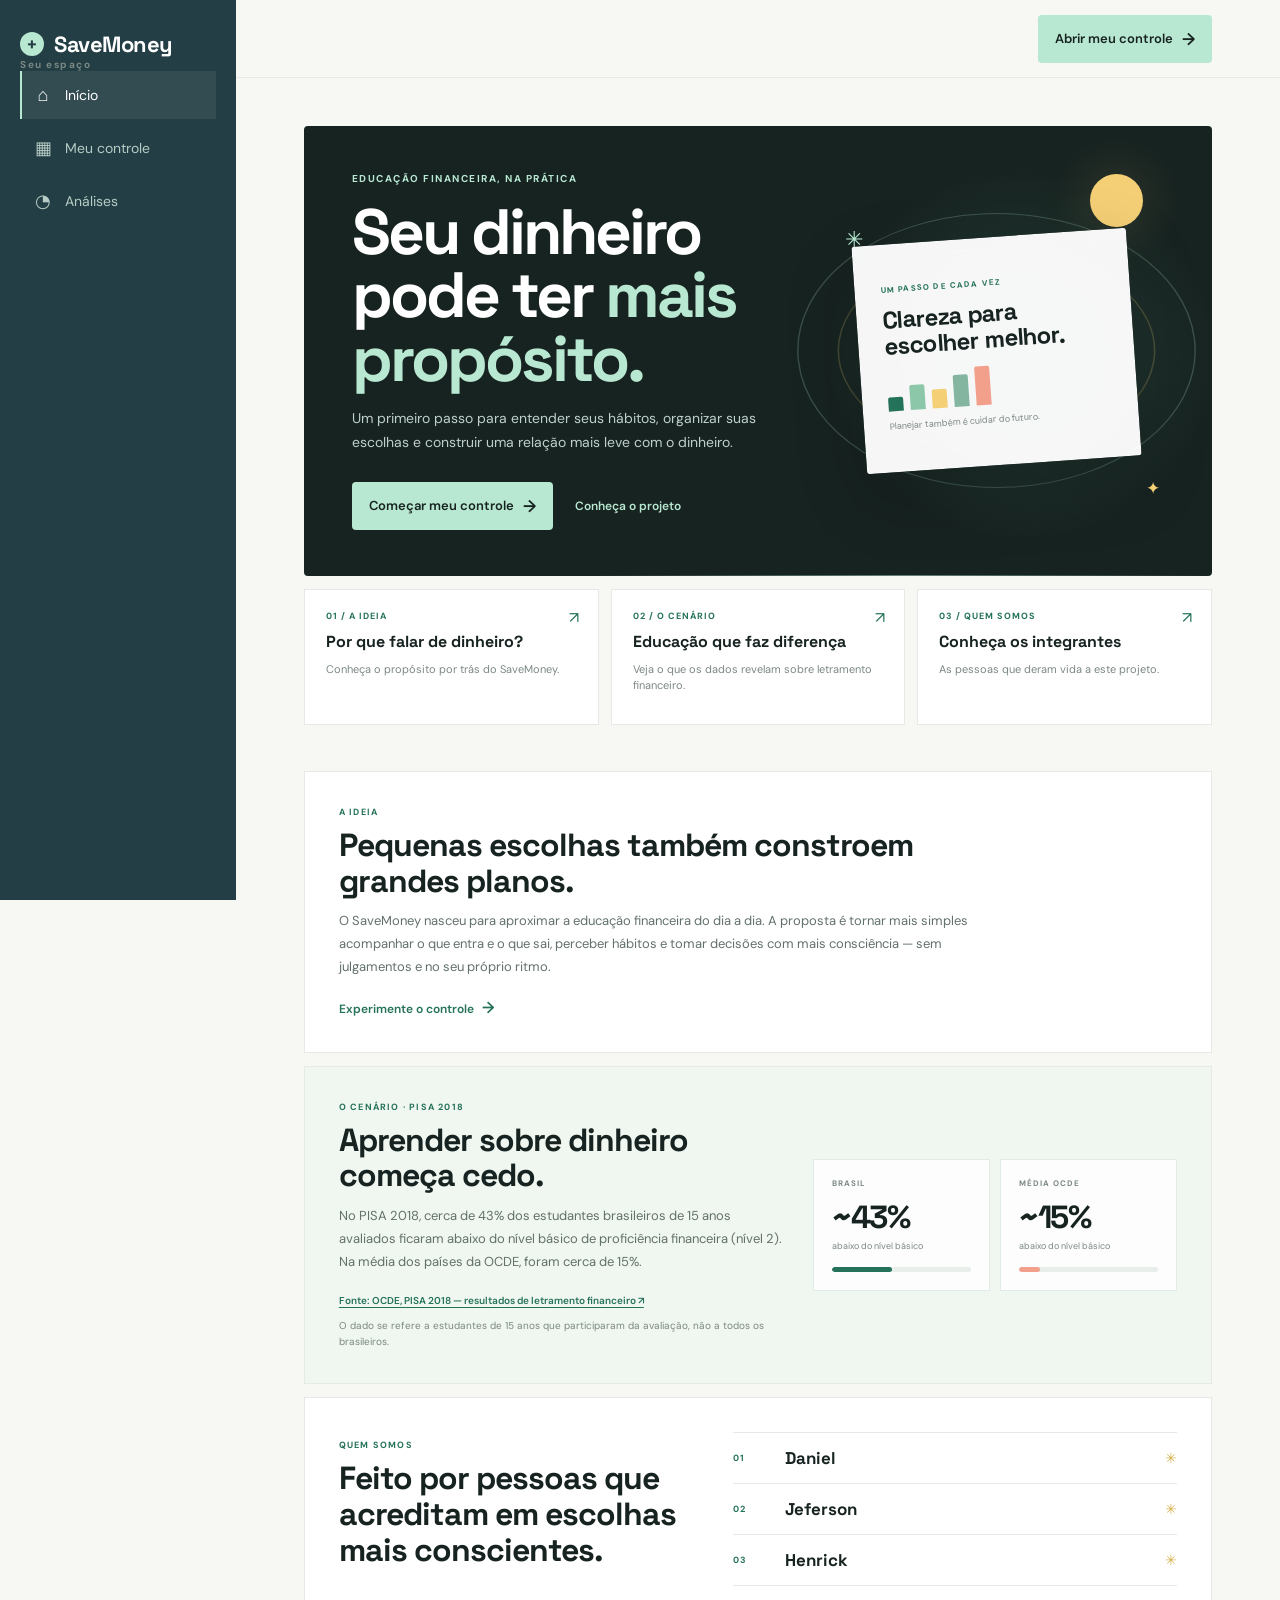
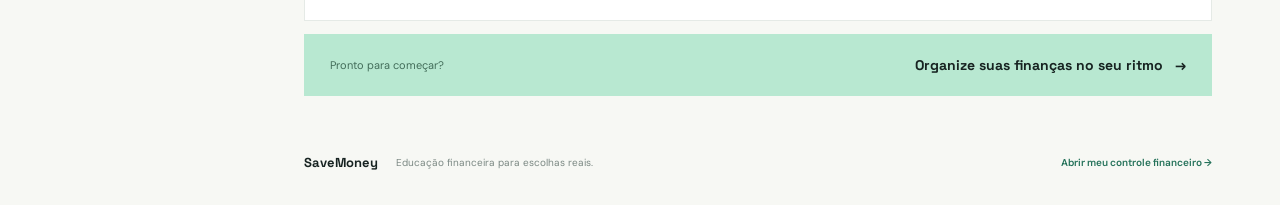
<file: CalculadoraGastos-main/wwwroot/index.html>
<!doctype html>
<html lang="pt-BR">

<head>
  <meta charset="UTF-8">
  <meta name="viewport" content="width=device-width, initial-scale=1.0">
  <meta name="description" content="Conheça o SaveMoney, aprenda sobre educação financeira e organize suas escolhas do dia a dia.">
  <title>SaveMoney | Educação financeira na prática</title>

  <link rel="preconnect" href="https://fonts.googleapis.com">
  <link rel="preconnect" href="https://fonts.gstatic.com" crossorigin>
  <link
    href="https://fonts.googleapis.com/css2?family=DM+Sans:wght@400;500;600;700&family=Space+Grotesk:wght@500;600;700&display=swap"
    rel="stylesheet">
  <link rel="stylesheet" href="styles.css?v=2">
</head>

<body>
  <div class="app-shell">

    <aside class="sidebar">
      <a class="brand" href="index.html" aria-label="SaveMoney - início">
        <span class="brand-mark">+</span>
        <span>SaveMoney</span>
      </a>

      <p class="eyebrow sidebar-label">Seu espaço</p>

      <nav class="main-nav" aria-label="Navegação principal">
        <a class="nav-link active" href="index.html">
          <span class="nav-icon">⌂</span>
          Início
        </a>
        <a class="nav-link" href="controle.html">
          <span class="nav-icon">▦</span>
          Meu controle
        </a>
        <a class="nav-link" href="analises.html">
          <span class="nav-icon">◔</span>
          Análises
        </a>
      </nav>
    </aside>

    <main class="main-content">
      <header class="topbar">
        <a class="mobile-brand" href="index.html">
          <span class="brand-mark">+</span>
          SaveMoney
        </a>
        <a class="primary-button intro-header-cta" href="controle.html">Abrir meu controle <span>→</span></a>
      </header>

      <div class="content-wrap">
        <section class="intro-landing" aria-labelledby="intro-title">

          <div class="intro-hero">
            <div class="intro-hero-copy">
              <p class="eyebrow">EDUCAÇÃO FINANCEIRA, NA PRÁTICA</p>
              <h1 id="intro-title">
                Seu dinheiro pode ter
                <em>mais propósito.</em>
              </h1>
              <p class="intro-lead">
                Um primeiro passo para entender seus hábitos, organizar
                suas escolhas e construir uma relação mais leve com o dinheiro.
              </p>
              <div class="intro-actions">
                <a class="primary-button" href="controle.html">Começar meu controle <span>→</span></a>
                <a class="intro-text-link" href="#sobre">Conheça o projeto</a>
              </div>
            </div>

            <div class="intro-hero-art" aria-label="Ilustração de um orçamento equilibrado">
              <div class="intro-orbit orbit-one"></div>
              <div class="intro-orbit orbit-two"></div>
              <div class="intro-sun"></div>
              <div class="intro-note">
                <span class="intro-note-label">UM PASSO DE CADA VEZ</span>
                <strong>Clareza para<br>escolher melhor.</strong>
                <div class="intro-bars" aria-hidden="true">
                  <span></span><span></span><span></span><span></span><span></span>
                </div>
                <span class="intro-note-caption">Planejar também é cuidar do futuro.</span>
              </div>
              <span class="intro-art-star star-one" aria-hidden="true">✳</span>
              <span class="intro-art-star star-two" aria-hidden="true">✦</span>
            </div>
          </div>

          <nav class="intro-topics" aria-label="Tópicos sobre o projeto">
            <a class="intro-topic" href="#sobre">
              <span class="intro-topic-number">01 / A IDEIA</span>
              <strong>Por que falar de dinheiro?</strong>
              <span class="intro-topic-arrow" aria-hidden="true">↗</span>
              <span class="intro-topic-copy">Conheça o propósito por trás do SaveMoney.</span>
            </a>
            <a class="intro-topic" href="#impacto">
              <span class="intro-topic-number">02 / O CENÁRIO</span>
              <strong>Educação que faz diferença</strong>
              <span class="intro-topic-arrow" aria-hidden="true">↗</span>
              <span class="intro-topic-copy">Veja o que os dados revelam sobre letramento financeiro.</span>
            </a>
            <a class="intro-topic" href="#equipe">
              <span class="intro-topic-number">03 / QUEM SOMOS</span>
              <strong>Conheça os integrantes</strong>
              <span class="intro-topic-arrow" aria-hidden="true">↗</span>
              <span class="intro-topic-copy">As pessoas que deram vida a este projeto.</span>
            </a>
          </nav>

          <div class="intro-details">
            <section class="intro-detail intro-about" id="sobre">
              <p class="eyebrow">A IDEIA</p>
              <h2>Pequenas escolhas também constroem grandes planos.</h2>
              <p>
                O SaveMoney nasceu para aproximar a educação financeira do dia a dia.
                A proposta é tornar mais simples acompanhar o que entra e o que sai,
                perceber hábitos e tomar decisões com mais consciência — sem julgamentos
                e no seu próprio ritmo.
              </p>
              <a class="intro-detail-link" href="controle.html">Experimente o controle <span>→</span></a>
            </section>

            <section class="intro-detail intro-impact" id="impacto">
              <div>
                <p class="eyebrow">O CENÁRIO · PISA 2018</p>
                <h2>Aprender sobre dinheiro começa cedo.</h2>
                <p>
                  No PISA 2018, cerca de 43% dos estudantes brasileiros de 15 anos
                  avaliados ficaram abaixo do nível básico de proficiência financeira
                  (nível 2). Na média dos países da OCDE, foram cerca de 15%.
                </p>
                <a
                  class="intro-source"
                  href="https://www.oecd.org/en/publications/pisa-2018-results-volume-iv_48ebd1ba-en.html"
                  target="_blank"
                  rel="noopener noreferrer"
                >Fonte: OCDE, PISA 2018 — resultados de letramento financeiro ↗</a>
                <p class="intro-caveat">
                  O dado se refere a estudantes de 15 anos que participaram da avaliação,
                  não a todos os brasileiros.
                </p>
              </div>
              <div class="intro-stat-grid" aria-label="Comparação dos resultados do PISA 2018">
                <div class="intro-stat intro-stat-brazil">
                  <span>BRASIL</span>
                  <strong>~43%</strong>
                  <small>abaixo do nível básico</small>
                  <div class="intro-stat-track"><span style="width: 43%"></span></div>
                </div>
                <div class="intro-stat">
                  <span>MÉDIA OCDE</span>
                  <strong>~15%</strong>
                  <small>abaixo do nível básico</small>
                  <div class="intro-stat-track"><span style="width: 15%"></span></div>
                </div>
              </div>
            </section>

            <section class="intro-detail intro-team" id="equipe">
              <div>
                <p class="eyebrow">QUEM SOMOS</p>
                <h2>Feito por pessoas que acreditam em escolhas mais conscientes.</h2>
              </div>
              <div class="intro-team-list">
                <div class="intro-team-member"><span>01</span><strong>Daniel</strong><span aria-hidden="true">✳</span></div>
                <div class="intro-team-member"><span>02</span><strong>Jeferson</strong><span aria-hidden="true">✳</span></div>
                <div class="intro-team-member"><span>03</span><strong>Henrick</strong><span aria-hidden="true">✳</span></div>
              </div>
            </section>
          </div>

          <a class="intro-dashboard-link" href="controle.html">
            <span>Pronto para começar?</span>
            <strong>Organize suas finanças no seu ritmo <span aria-hidden="true">→</span></strong>
          </a>

        </section>

        <footer class="footer-note">
          <span>SaveMoney</span>
          <span>Educação financeira para escolhas reais.</span>
          <a href="controle.html">Abrir meu controle financeiro →</a>
        </footer>
      </div>
    </main>
  </div>
</body>

</html>
</file>
<file: CalculadoraGastos-main/wwwroot/styles.css>
:root {
  --ink: #172321;
  --muted: #7b8883;
  --line: #e5eae6;
  --paper: #f7f8f4;
  --white: #ffffff;
  --mint: #b8e8d1;
  --mint-dark: #25725a;
  --coral: #f2a08c;
  --yellow: #f4cf76;
  --navy: #233e45;
  --radius: 4px;
}
* { box-sizing: border-box; }
html { scroll-behavior: smooth; }
body { margin: 0; background: var(--paper); color: var(--ink); font-family: 'DM Sans', sans-serif; }
button, input, select { font: inherit; }
button, a { -webkit-tap-highlight-color: transparent; }
.app-shell { display: flex; min-height: 100vh; }
.sidebar { width: 236px; background: var(--navy); color: #dce9e4; padding: 30px 20px 24px; display: flex; flex-direction: column; position: fixed; inset: 0 auto 0 0; z-index: 4; }
.brand { display: flex; align-items: center; gap: 10px; color: #fff; font-family: 'Space Grotesk', sans-serif; font-size: 22px; font-weight: 700; letter-spacing: -.5px; text-decoration: none; }
.brand-mark { display: grid; place-items: center; width: 24px; height: 24px; border-radius: 50%; background: var(--mint); color: var(--navy); font-size: 19px; font-weight: 600; line-height: 1; }
.sidebar-label { color: #89aaa0; margin: 68px 12px 14px; }
.eyebrow { margin: 0; color: var(--muted); font-size: 10px; font-weight: 700; letter-spacing: 1.5px; }
.main-nav { display: grid; gap: 5px; }
.nav-link { display: flex; align-items: center; gap: 13px; padding: 12px; color: #b7ccc5; text-decoration: none; font-size: 14px; border-left: 2px solid transparent; }
.nav-link:hover, .nav-link.active { color: #fff; background: rgba(255,255,255,.07); border-color: var(--mint); }
.nav-icon { width: 18px; text-align: center; font-size: 18px; }
.sidebar-footer { display: flex; align-items: center; justify-content: space-between; margin-top: auto; padding-top: 20px; border-top: 1px solid rgba(255,255,255,.12); }
.mini-profile { display: flex; align-items: center; gap: 9px; }.mini-profile > span, .avatar { display: grid; place-items: center; width: 32px; height: 32px; border-radius: 50%; background: #44746b; color: white; font-size: 11px; font-weight: 700; }.mini-profile strong, .mini-profile small { display: block; }.mini-profile strong { color: #fff; font-size: 12px; }.mini-profile small { margin-top: 2px; color: #91aaa3; font-size: 10px; }.icon-button { border: 0; color: #a3beb6; background: transparent; cursor: pointer; font-size: 15px; }
.main-content { width: calc(100% - 236px); margin-left: 236px; }.topbar { display: flex; align-items: center; justify-content: flex-end; gap: 24px; min-height: 78px; padding: 0 6.5%; border-bottom: 1px solid var(--line); background: rgba(247,248,244,.88); }.mobile-brand { display: none; }.period-selector { display: flex; align-items: center; gap: 8px; color: var(--muted); font-size: 12px; }.period-selector strong { color: var(--ink); font-weight: 600; }.status-dot { width: 7px; height: 7px; border-radius: 50%; background: var(--mint-dark); }.chevron { color: var(--ink); margin-left: 3px; font-size: 16px; }.avatar { width: 36px; height: 36px; background: var(--ink); }
.content-wrap { max-width: 1335px; margin: 0 auto; padding: 48px 6.5% 34px; }.welcome-row, .panel-header, .card-heading, .balance-foot { display: flex; justify-content: space-between; align-items: flex-start; }.welcome-row { align-items: end; margin-bottom: 38px; }h1, h2, p { margin-top: 0; }h1 { margin: 10px 0 0; font-family: 'Space Grotesk', sans-serif; font-size: clamp(35px, 4vw, 56px); letter-spacing: -2px; line-height: .99; }.welcome-row h1 em { color: var(--mint-dark); font-style: normal; }.primary-button { border: 0; border-radius: var(--radius); background: var(--ink); color: #fff; padding: 13px 17px; cursor: pointer; font-size: 13px; font-weight: 600; transition: transform .2s, background .2s; }.primary-button:hover { background: var(--mint-dark); transform: translateY(-2px); }.primary-button span { margin-right: 7px; font-size: 17px; vertical-align: -1px; }
.summary-grid { display: grid; grid-template-columns: 1.55fr 1fr 1fr; gap: 13px; margin-bottom: 27px; }.summary-card { min-height: 158px; padding: 22px 24px; border-radius: var(--radius); }.balance-card { color: #fff; background: var(--ink); background-image: linear-gradient(125deg, transparent 54%, rgba(184,232,209,.12) 54%, transparent 78%); }.card-heading { color: var(--muted); font-size: 12px; }.balance-card .card-heading { color: #9bb2aa; }.card-kicker { color: var(--mint); font-size: 9px; letter-spacing: 1px; font-weight: 700; }.summary-card strong { display: block; margin: 23px 0 18px; font-family: 'Space Grotesk', sans-serif; font-size: 30px; letter-spacing: -1px; }.balance-value { color: #fff; }.balance-foot { align-items: center; color: #94aaa3; font-size: 11px; }.trend-pill { padding: 4px 8px; border-radius: 20px; color: var(--mint); background: rgba(184,232,209,.12); font-size: 10px; }.light-card { border: 1px solid var(--line); background: var(--white); }.light-card strong { margin-bottom: 10px; }.light-card small { color: var(--muted); font-size: 11px; }.positive { color: var(--mint-dark); }.negative { color: var(--coral); }.summary-icon { display: grid; place-items: center; width: 26px; height: 26px; border-radius: 50%; font-size: 16px; }.income { color: var(--mint-dark); background: #e1f5e9; }.expense { color: #c86f5c; background: #fce6df; }
.dashboard-grid { display: grid; grid-template-columns: 1.35fr 1fr; gap: 13px; }.panel { min-height: 355px; padding: 27px 26px; border: 1px solid var(--line); border-radius: var(--radius); background: var(--white); }.panel-header { align-items: end; margin-bottom: 22px; }.panel h2, .add-section h2 { margin: 6px 0 0; font-family: 'Space Grotesk', sans-serif; font-size: 21px; letter-spacing: -.5px; }.text-button, .outline-button, .footer-note button { padding: 0; border: 0; color: var(--mint-dark); background: transparent; cursor: pointer; font-size: 12px; font-weight: 600; }.text-button span, .outline-button span { margin-left: 5px; font-size: 16px; }.transaction-list { display: grid; }.transaction { display: grid; grid-template-columns: 36px minmax(0, 1fr) auto auto; align-items: center; gap: 11px; padding: 13px 0; border-bottom: 1px solid #edf0ed; }.transaction:first-child { padding-top: 0; }.transaction-icon { display: grid; place-items: center; width: 35px; height: 35px; border-radius: 50%; font-size: 16px; }.transaction-icon.income { background: #e6f6eb; }.transaction-icon.expense { background: #fff0ea; }.transaction-name { font-size: 13px; font-weight: 600; }.transaction-meta { margin-top: 3px; color: var(--muted); font-size: 10px; }.transaction-amount { font-size: 13px; font-weight: 700; }.transaction-amount.income { color: var(--mint-dark); }.transaction-amount.expense { color: var(--ink); }.delete-entry { display: inline-flex; min-height: 30px; align-items: center; justify-content: center; gap: 4px; padding: 0 8px; border: 1px solid #f1c9be; border-radius: 3px; color: #a7513d; background: #fff3ef; cursor: pointer; font-size: 10px; font-weight: 700; white-space: nowrap; }.delete-entry > span:first-child { font-size: 16px; line-height: 1; }.delete-entry:hover { border-color: #d9917c; color: #fff; background: #bd624d; }.delete-entry:focus-visible { outline: 3px solid #bd624d; outline-offset: 2px; }.period-label { color: var(--muted); font-size: 11px; }.category-chart { display: grid; gap: 16px; }.category-row { display: grid; grid-template-columns: 86px 1fr 61px; align-items: center; gap: 10px; font-size: 11px; }.category-row > span:first-child { color: var(--muted); }.category-row strong { text-align: right; font-size: 11px; }.bar-track { height: 7px; overflow: hidden; border-radius: 20px; background: #edf1ee; }.bar-fill { height: 100%; border-radius: inherit; background: var(--coral); transition: width .5s ease; }.category-row:nth-child(2) .bar-fill { background: var(--yellow); }.category-row:nth-child(3) .bar-fill { background: var(--mint); }.category-row:nth-child(4) .bar-fill { background: #9bb8d1; }.chart-caption { display: flex; gap: 7px; align-items: center; margin-top: 28px; color: var(--muted); font-size: 10px; }.chart-caption strong { margin-left: auto; color: var(--ink); font-size: 11px; }.legend-dot { width: 7px; height: 7px; border-radius: 50%; background: var(--coral); }
.insight-section { display: grid; grid-template-columns: 1fr 1fr; min-height: 216px; margin-top: 27px; overflow: hidden; border-radius: var(--radius); background: #dff1e5; }.insight-copy { padding: 30px 35px; }.insight-copy h2 { max-width: 400px; margin: 9px 0 8px; font-family: 'Space Grotesk', sans-serif; font-size: 25px; letter-spacing: -.7px; }.insight-copy p:not(.eyebrow) { max-width: 480px; margin-bottom: 18px; color: #57736b; font-size: 13px; line-height: 1.5; }.outline-button { padding: 8px 0; }.insight-graphic { position: relative; min-height: 216px; overflow: hidden; background: #b8e8d1; }.sun { position: absolute; right: 18%; top: 25px; width: 68px; height: 68px; border-radius: 50%; background: var(--yellow); }.graphic-line { position: absolute; height: 2px; transform: rotate(-20deg); background: #fff; opacity: .72; }.line-one { top: 126px; left: 8%; width: 73%; }.line-two { top: 154px; left: -5%; width: 94%; transform: rotate(13deg); }.graphic-dot { position: absolute; width: 13px; height: 13px; border: 3px solid #fff; border-radius: 50%; background: var(--mint-dark); }.dot-one { top: 113px; left: 25%; }.dot-two { top: 129px; left: 56%; background: var(--coral); }.dot-three { top: 80px; left: 76%; background: var(--navy); }
.add-section { display: grid; grid-template-columns: 1fr; gap: 22px; margin-top: 27px; padding: 28px 30px; border: 1px solid var(--line); background: var(--white); }.form-intro p:not(.eyebrow) { max-width: 245px; margin: 10px 0 0; color: var(--muted); font-size: 12px; line-height: 1.5; }.entry-form { display: grid; grid-template-columns: 1.25fr .95fr .8fr .75fr 1fr auto; align-items: end; gap: 12px; }.entry-form label { color: var(--muted); font-size: 10px; font-weight: 600; }.entry-form input, .entry-form select { width: 100%; height: 39px; margin-top: 7px; padding: 0 10px; border: 1px solid var(--line); border-radius: 2px; outline: 0; color: var(--ink); background: var(--paper); font-size: 12px; }.entry-form input:focus, .entry-form select:focus { border-color: var(--mint-dark); }.form-submit { height: 39px; white-space: nowrap; padding: 0 14px; }.footer-note { display: flex; align-items: center; gap: 18px; margin-top: 27px; color: var(--muted); font-size: 10px; }.footer-note span:first-child { color: var(--ink); font-family: 'Space Grotesk', sans-serif; font-size: 13px; font-weight: 700; }.footer-note button { margin-left: auto; font-size: 10px; }.empty-state { display: grid; place-items: center; padding: 38px 0; color: var(--muted); text-align: center; }.empty-state span { font-size: 26px; }.empty-state strong { margin-top: 7px; color: var(--ink); font-size: 13px; }.empty-state p { margin: 5px 0 0; font-size: 11px; }.toast { position: fixed; right: 24px; bottom: 24px; z-index: 8; padding: 12px 17px; border-radius: 3px; color: white; background: var(--ink); opacity: 0; pointer-events: none; transform: translateY(8px); transition: .25s; font-size: 12px; }.toast.show { opacity: 1; transform: translateY(0); }
@media (max-width: 1050px) { .sidebar { width: 195px; }.main-content { width: calc(100% - 195px); margin-left: 195px; }.content-wrap { padding-left: 4%; padding-right: 4%; }.entry-form { grid-template-columns: 1fr 1fr 1fr; }.form-submit { grid-column: span 3; } }
@media (max-width: 760px) { .sidebar { display: none; }.main-content { width: 100%; margin-left: 0; }.topbar { justify-content: space-between; min-height: 66px; padding: 0 20px; }.mobile-brand { display: flex; align-items: center; gap: 8px; color: var(--ink); font-family: 'Space Grotesk', sans-serif; font-size: 18px; font-weight: 700; }.mobile-brand .brand-mark { width: 21px; height: 21px; font-size: 16px; }.period-selector > span:not(.status-dot):not(.chevron), .period-selector > strong { display: none; }.content-wrap { padding: 32px 20px 24px; }.welcome-row { display: block; margin-bottom: 28px; }.welcome-row h1 { font-size: 43px; }.welcome-row .primary-button { margin-top: 22px; }.summary-grid { grid-template-columns: 1fr 1fr; }.balance-card { grid-column: span 2; }.summary-card { min-height: 140px; padding: 18px; }.summary-card strong { font-size: 25px; }.dashboard-grid, .insight-section, .add-section { grid-template-columns: 1fr; }.panel { padding: 22px 18px; }.category-panel { min-height: 315px; }.insight-copy { padding: 26px 22px 18px; }.insight-graphic { min-height: 140px; }.add-section { gap: 24px; padding: 24px 18px; }.entry-form { grid-template-columns: repeat(3, minmax(0, 1fr)); }.form-submit { grid-column: span 3; }.footer-note { flex-wrap: wrap; gap: 7px 15px; }.footer-note button, .footer-note a { width: 100%; margin: 7px 0 0; text-align: left; } }
@media (max-width: 430px) { .summary-grid { gap: 8px; }.light-card { padding: 15px; }.light-card strong { font-size: 20px; }.category-row { grid-template-columns: 75px 1fr 53px; gap: 7px; }.transaction { grid-template-columns: 34px 1fr auto 17px; gap: 8px; }.transaction-amount { font-size: 11px; }.entry-form { grid-template-columns: 1fr; }.form-submit { grid-column: auto; } }

.intro-landing { margin-bottom: 58px; }
.intro-hero { position: relative; display: grid; grid-template-columns: 1.05fr .95fr; min-height: 390px; overflow: hidden; border-radius: var(--radius); color: #fff; background: var(--ink); }
.intro-hero::after { position: absolute; right: 0; bottom: 0; width: 68%; height: 1px; content: ""; background: linear-gradient(90deg, transparent, rgba(184,232,209,.48), transparent); }
.intro-hero-copy { z-index: 1; align-self: center; padding: 46px 0 46px 48px; }
.intro-hero-copy .eyebrow { color: var(--mint); font-size: 10px; letter-spacing: 1.5px; }
.intro-hero h1 { max-width: 570px; margin: 16px 0; font-size: clamp(42px, 5vw, 66px); letter-spacing: -3px; line-height: .99; }
.intro-hero h1 em { color: var(--mint); font-style: normal; }
.intro-lead { max-width: 455px; margin: 0; color: #bfd0ca; font-size: 14px; line-height: 1.7; }
.intro-actions { display: flex; align-items: center; gap: 22px; margin-top: 27px; }
.intro-actions .primary-button { display: inline-flex; align-items: center; padding: 13px 17px; color: var(--ink); background: var(--mint); text-decoration: none; }
.intro-actions .primary-button:hover { color: #fff; background: var(--mint-dark); }
.intro-actions .primary-button span { margin: 0 0 0 9px; }
.intro-header-cta { display: inline-flex; align-items: center; color: var(--ink); background: var(--mint); text-decoration: none; }
.intro-header-cta:hover { color: #fff; background: var(--mint-dark); }
.intro-header-cta span { margin: 0 0 0 9px; }
.footer-note a { margin-left: auto; color: var(--mint-dark); font-size: 10px; font-weight: 600; text-decoration: none; }
.footer-note a:hover { text-decoration: underline; text-underline-offset: 3px; }
.intro-text-link, .intro-detail-link { color: var(--mint); font-size: 12px; font-weight: 600; text-decoration: none; }
.intro-text-link:hover, .intro-detail-link:hover { text-decoration: underline; text-underline-offset: 4px; }
.intro-hero-art { position: relative; display: grid; min-height: 345px; place-items: center; overflow: hidden; background: radial-gradient(ellipse at 56% 51%, rgba(72,125,104,.34), transparent 57%); }
.intro-orbit { position: absolute; width: 275px; height: 275px; border: 1px solid rgba(184,232,209,.22); border-radius: 50%; }
.orbit-one { transform: scaleX(1.45) rotate(-26deg); }
.orbit-two { width: 205px; height: 205px; transform: scaleX(1.55) rotate(28deg); border-color: rgba(244,207,118,.2); }
.intro-sun { position: absolute; top: 48px; right: 16%; width: 53px; height: 53px; border-radius: 50%; background: var(--yellow); box-shadow: 0 0 52px rgba(244,207,118,.2); }
.intro-note { z-index: 1; display: grid; width: min(275px, 78%); min-height: 228px; align-content: center; padding: 25px; border: 1px solid rgba(255,255,255,.24); border-radius: 3px; background: rgba(255,255,255,.96); box-shadow: 0 24px 70px rgba(0,0,0,.2); color: var(--ink); transform: rotate(-4deg); }
.intro-note-label { color: var(--mint-dark); font-size: 8px; font-weight: 700; letter-spacing: 1.2px; }
.intro-note strong { margin-top: 13px; font-family: 'Space Grotesk', sans-serif; font-size: 24px; letter-spacing: -.8px; line-height: 1.08; }
.intro-bars { display: flex; height: 39px; align-items: end; gap: 7px; margin: 14px 0 9px; }
.intro-bars span { width: 15px; border-radius: 2px 2px 0 0; background: var(--mint-dark); }
.intro-bars span:nth-child(1) { height: 38%; }.intro-bars span:nth-child(2) { height: 65%; background: #8cc7aa; }.intro-bars span:nth-child(3) { height: 51%; background: var(--yellow); }.intro-bars span:nth-child(4) { height: 83%; background: #83b5a0; }.intro-bars span:nth-child(5) { height: 100%; background: var(--coral); }
.intro-note-caption { color: var(--muted); font-size: 9px; }
.intro-art-star { position: absolute; z-index: 1; color: var(--mint); }
.star-one { top: 22%; left: 15%; font-size: 22px; }.star-two { right: 12%; bottom: 17%; color: var(--yellow); font-size: 17px; }
.intro-topics { display: grid; grid-template-columns: repeat(3, 1fr); gap: 12px; margin: 13px 0 46px; }
.intro-topic { position: relative; display: grid; min-height: 136px; align-content: start; gap: 9px; padding: 20px 21px; border: 1px solid var(--line); background: var(--white); color: var(--ink); text-decoration: none; transition: border-color .2s, transform .2s, box-shadow .2s; }
.intro-topic:hover { transform: translateY(-3px); border-color: #a9d9c0; box-shadow: 0 12px 25px rgba(23,35,33,.06); }
.intro-topic:focus-visible, .intro-actions a:focus-visible, .intro-detail-link:focus-visible, .intro-dashboard-link:focus-visible { outline: 3px solid var(--mint-dark); outline-offset: 3px; }
.intro-topic-number { color: var(--mint-dark); font-size: 9px; font-weight: 700; letter-spacing: 1px; }
.intro-topic strong { max-width: 245px; padding-right: 19px; font-family: 'Space Grotesk', sans-serif; font-size: 16px; }
.intro-topic-arrow { position: absolute; top: 17px; right: 19px; color: var(--mint-dark); font-size: 16px; }
.intro-topic-copy { color: var(--muted); font-size: 11px; line-height: 1.5; }
.intro-details { display: grid; gap: 13px; }
.intro-detail { scroll-margin-top: 24px; padding: 34px; border: 1px solid var(--line); background: var(--white); }
.intro-detail .eyebrow { margin-bottom: 10px; color: var(--mint-dark); font-size: 9px; font-weight: 700; letter-spacing: 1.2px; }
.intro-detail h2 { max-width: 610px; margin: 0 0 11px; font-family: 'Space Grotesk', sans-serif; font-size: clamp(23px, 3vw, 32px); letter-spacing: -1px; line-height: 1.12; }
.intro-detail p:not(.eyebrow) { max-width: 650px; margin: 0 0 15px; color: #63716b; font-size: 13px; line-height: 1.75; }
.intro-detail-link { display: inline-block; margin-top: 3px; color: var(--mint-dark); }
.intro-detail-link span { margin-left: 5px; font-size: 16px; }
.intro-impact { display: grid; grid-template-columns: 1.1fr .9fr; align-items: center; gap: 30px; background: #f0f6f0; }
.intro-impact h2 { max-width: 440px; }
.intro-source { display: inline-block; margin: 3px 0 10px; color: var(--mint-dark); font-size: 10px; font-weight: 600; line-height: 1.5; text-underline-offset: 3px; }
.intro-detail p.intro-caveat { margin: 0; color: var(--muted); font-size: 10px; line-height: 1.55; }
.intro-stat-grid { display: grid; grid-template-columns: 1fr 1fr; gap: 10px; }
.intro-stat { padding: 18px; border: 1px solid rgba(37,114,90,.12); background: rgba(255,255,255,.8); }
.intro-stat > span, .intro-stat small { display: block; }
.intro-stat > span { color: var(--muted); font-size: 8px; font-weight: 700; letter-spacing: 1px; }
.intro-stat strong { display: block; margin: 9px 0 3px; color: var(--ink); font-family: 'Space Grotesk', sans-serif; font-size: 32px; letter-spacing: -1.5px; }
.intro-stat small { color: var(--muted); font-size: 9px; line-height: 1.45; }
.intro-stat-track { height: 5px; margin-top: 14px; overflow: hidden; border-radius: 9px; background: #e8eeea; }
.intro-stat-track span { display: block; height: 100%; border-radius: inherit; background: var(--coral); }
.intro-stat-brazil .intro-stat-track span { background: var(--mint-dark); }
.intro-team { display: grid; grid-template-columns: .9fr 1.1fr; align-items: center; gap: 30px; }
.intro-team h2 { max-width: 425px; }
.intro-team-list { display: grid; }
.intro-team-member { display: grid; grid-template-columns: 40px 1fr auto; align-items: center; gap: 12px; padding: 14px 0; border-bottom: 1px solid var(--line); }
.intro-team-member:first-child { border-top: 1px solid var(--line); }
.intro-team-member > span:first-child { color: var(--mint-dark); font-size: 9px; font-weight: 700; letter-spacing: 1px; }
.intro-team-member strong { font-family: 'Space Grotesk', sans-serif; font-size: 17px; }
.intro-team-member > span:last-child { color: #d6b24f; font-size: 14px; }
.intro-dashboard-link { display: flex; justify-content: space-between; align-items: center; gap: 18px; margin-top: 13px; padding: 22px 26px; color: var(--ink); background: var(--mint); text-decoration: none; transition: background .2s; }
.intro-dashboard-link:hover { background: #a6dfc1; }
.intro-dashboard-link > span { color: #426c59; font-size: 11px; }
.intro-dashboard-link strong { font-family: 'Space Grotesk', sans-serif; font-size: 14px; }
.intro-dashboard-link strong span { margin-left: 8px; }
@media (max-width: 760px) {
  .intro-landing { margin-bottom: 38px; }
  .intro-hero { grid-template-columns: 1fr; }
  .intro-hero-copy { padding: 34px 25px 20px; }
  .intro-hero h1 { max-width: 480px; font-size: clamp(42px, 10vw, 58px); }
  .intro-lead { max-width: 520px; font-size: 13px; }
  .intro-hero-art { min-height: 270px; }
  .intro-sun { top: 30px; right: 17%; }
  .intro-topics { grid-template-columns: 1fr; gap: 8px; margin-bottom: 30px; }
  .intro-topic { min-height: auto; grid-template-columns: 1fr auto; gap: 7px 12px; padding: 15px 17px; }
  .intro-topic-number, .intro-topic strong, .intro-topic-copy { grid-column: 1; }
  .intro-topic-arrow { grid-column: 2; grid-row: 1; }
  .intro-topic strong { font-size: 15px; }
  .intro-details { gap: 9px; }
  .intro-detail { padding: 25px 20px; }
  .intro-impact, .intro-team { grid-template-columns: 1fr; gap: 22px; }
  .intro-stat-grid { max-width: 460px; }
}
@media (max-width: 430px) {
  .intro-hero-copy { padding: 29px 19px 18px; }
  .intro-hero h1 { font-size: 42px; letter-spacing: -2.2px; }
  .intro-actions { align-items: flex-start; flex-direction: column; gap: 15px; }
  .intro-hero-art { min-height: 245px; }
  .intro-note { min-height: 205px; }
  .intro-detail { padding: 22px 17px; }
  .intro-stat-grid { grid-template-columns: 1fr 1fr; gap: 7px; }
  .intro-stat { padding: 13px 11px; }
  .intro-stat strong { font-size: 27px; }
  .intro-dashboard-link { align-items: flex-start; flex-direction: column; padding: 19px; }
}
.period-data-note { margin: -12px 0 24px; color: var(--muted); font-size: 10px; line-height: 1.55; }
.transaction-meta { line-height: 1.45; }
.transaction-date-form { display: flex; align-items: center; gap: 6px; margin-top: 7px; }
.transaction-date-form input { width: min(150px, 65%); min-width: 0; height: 28px; padding: 0 6px; border: 1px solid var(--line); border-radius: 2px; color: var(--ink); background: var(--paper); font: inherit; font-size: 10px; }
.transaction-date-form button { padding: 5px 7px; border: 0; color: var(--mint-dark); background: #e6f4e9; cursor: pointer; font-size: 9px; font-weight: 700; white-space: nowrap; }
.transaction-date-form button:hover { color: #fff; background: var(--mint-dark); }
.transaction-date-form:focus-within input { border-color: var(--mint-dark); }
.analysis-welcome { margin-bottom: 30px; }
.analysis-welcome .eyebrow { color: var(--mint-dark); }
.analysis-welcome h1 { max-width: 800px; }
.analysis-welcome h1 em { color: var(--mint-dark); font-style: normal; }
.analysis-welcome > p:not(.eyebrow) { max-width: 670px; margin: 17px 0 12px; color: #63716b; font-size: 14px; line-height: 1.7; }
.analysis-back-link { color: var(--mint-dark); font-size: 12px; font-weight: 600; text-decoration: none; }
.analysis-back-link:hover, .analysis-detail-link:hover { text-decoration: underline; text-underline-offset: 4px; }
.analysis-summary { grid-template-columns: 1fr 1fr 1.45fr; }
.analysis-summary .summary-card { min-height: 150px; }
.analysis-summary .summary-card strong { font-size: clamp(23px, 3vw, 30px); }
.analysis-summary .analysis-balance-card strong.positive { color: var(--mint); }
.analysis-summary .analysis-balance-card strong.negative { color: #ffc1af; }
.analysis-summary .card-heading { gap: 10px; }
.analysis-notice { display: flex; align-items: flex-start; gap: 13px; margin: 0 0 22px; padding: 15px 17px; border: 1px solid #e6e4d8; background: #fbf8eb; }
.analysis-notice > span { display: grid; flex: 0 0 21px; width: 21px; height: 21px; place-items: center; border-radius: 50%; color: #725d26; background: #f4e5ad; font-family: 'Space Grotesk', sans-serif; font-size: 12px; font-weight: 700; }
.analysis-notice p { margin: 1px 0 0; color: #716b58; font-size: 11px; line-height: 1.65; }
.analysis-status { position: relative; display: flex; min-height: 167px; align-items: center; justify-content: space-between; gap: 25px; margin-bottom: 13px; padding: 27px 32px; overflow: hidden; background: #e5f2e9; }
.analysis-status[data-tone="caution"] { background: #fbebe5; }
.analysis-status[data-tone="balanced"] { background: #f8f1d9; }
.analysis-status-copy { position: relative; z-index: 1; max-width: 700px; }
.analysis-status .eyebrow { color: var(--mint-dark); }
.analysis-status[data-tone="caution"] .eyebrow { color: #a45945; }
.analysis-status[data-tone="balanced"] .eyebrow { color: #8b6d1d; }
.analysis-status h2 { margin: 8px 0 7px; font-family: 'Space Grotesk', sans-serif; font-size: clamp(21px, 2.5vw, 28px); letter-spacing: -.7px; }
.analysis-status-copy > p:last-child { max-width: 620px; margin: 0; color: #5f7066; font-size: 12px; line-height: 1.6; }
.analysis-status[data-tone="caution"] .analysis-status-copy > p:last-child { color: #80665d; }
.analysis-status-mark { display: grid; flex: 0 0 92px; width: 92px; height: 92px; place-items: center; border: 1px solid rgba(37,114,90,.16); border-radius: 50%; color: var(--mint-dark); font-size: 42px; }
.analysis-status[data-tone="caution"] .analysis-status-mark { border-color: rgba(164,89,69,.2); color: #a45945; }
.analysis-status[data-tone="balanced"] .analysis-status-mark { border-color: rgba(139,109,29,.2); color: #8b6d1d; }
.analysis-layout { display: grid; grid-template-columns: 1.25fr .9fr; gap: 13px; }
.analysis-layout .panel { min-height: 0; }
.analysis-tips-intro { margin: -8px 0 19px; color: var(--muted); font-size: 11px; line-height: 1.6; }
.analysis-tips-list { display: grid; }
.analysis-tip { display: grid; grid-template-columns: 27px 1fr; gap: 11px; padding: 15px 0; border-top: 1px solid #edf0ed; }
.analysis-tip-marker { display: grid; width: 25px; height: 25px; place-items: center; border-radius: 50%; color: var(--mint-dark); background: #e6f4e9; font-size: 13px; }
.analysis-tip h3 { margin: 2px 0 5px; font-family: 'Space Grotesk', sans-serif; font-size: 13px; }
.analysis-tip p { margin: 0; color: #68766f; font-size: 11px; line-height: 1.6; }
.analysis-categories { display: grid; gap: 15px; }
.analysis-category-row { display: grid; gap: 8px; }
.analysis-category-label { display: flex; align-items: center; justify-content: space-between; gap: 12px; color: #63716b; font-size: 11px; }
.analysis-category-label strong { color: var(--ink); font-size: 11px; white-space: nowrap; }
.analysis-category-track { height: 7px; overflow: hidden; border-radius: 10px; background: #edf1ee; }
.analysis-category-track span { display: block; height: 100%; border-radius: inherit; background: var(--coral); transition: width .4s ease; }
.analysis-category-row:nth-child(3n + 2) .analysis-category-track span { background: #d9b957; }
.analysis-category-row:nth-child(3n) .analysis-category-track span { background: #87c9a6; }
.analysis-category-row:nth-child(4n) .analysis-category-track span { background: #9bb8d1; }
.analysis-muted { margin: 0; color: var(--muted); font-size: 11px; line-height: 1.6; }
.analysis-category-note { margin: 18px 0 0; padding-top: 14px; border-top: 1px solid #edf0ed; color: var(--muted); font-size: 10px; line-height: 1.6; }
.analysis-detail-link { display: inline-flex; gap: 7px; align-items: center; margin-top: 16px; color: var(--mint-dark); font-size: 11px; font-weight: 600; text-decoration: none; }
.analysis-resources { margin-top: 28px; padding: 27px 26px; border: 1px solid var(--line); background: #f0f6f0; }
.analysis-resources-heading { display: flex; justify-content: space-between; align-items: end; gap: 25px; margin-bottom: 19px; }
.analysis-resources-heading .eyebrow { color: var(--mint-dark); }
.analysis-resources-heading h2 { margin: 6px 0 0; font-family: 'Space Grotesk', sans-serif; font-size: clamp(20px, 2.5vw, 27px); letter-spacing: -.7px; }
.analysis-resources-heading > p { max-width: 290px; margin: 0; color: var(--muted); font-size: 10px; line-height: 1.6; }
.analysis-resource-grid { display: grid; grid-template-columns: repeat(3, 1fr); gap: 10px; }
.analysis-resource-card { display: grid; align-content: start; gap: 9px; min-height: 155px; padding: 17px; border: 1px solid #e3ebe4; color: var(--ink); background: rgba(255,255,255,.84); text-decoration: none; transition: border-color .2s, transform .2s; }
.analysis-resource-card:hover { transform: translateY(-2px); border-color: #9bcab0; }
.analysis-resource-card:focus-visible, .analysis-back-link:focus-visible, .analysis-detail-link:focus-visible { outline: 3px solid var(--mint-dark); outline-offset: 3px; }
.analysis-resource-tag { color: var(--mint-dark); font-size: 8px; font-weight: 700; letter-spacing: .9px; }
.analysis-resource-card > strong { font-family: 'Space Grotesk', sans-serif; font-size: 14px; }
.analysis-resource-card > span:last-child { color: var(--muted); font-size: 10px; line-height: 1.55; }
.analysis-resource-card > span:last-child span { color: var(--mint-dark); font-size: 13px; }
.analysis-disclaimer { max-width: 780px; margin: 19px auto 0; color: var(--muted); font-size: 10px; line-height: 1.6; text-align: center; }
.analysis-period-label { color: var(--muted); font-size: 12px; }
.period-selector input[type="month"] { height: 34px; padding: 0 9px; border: 1px solid var(--line); border-radius: 2px; color: var(--ink); background: var(--white); font: inherit; font-size: 12px; }
.analysis-undated-note { margin: 14px 0 0; color: #8a6d2b; font-size: 10px; line-height: 1.6; }
.analysis-period-label + input[type="month"] { margin-left: 3px; }
.analysis-error { display: grid; justify-items: start; gap: 8px; margin-top: 17px; padding: 18px; border: 1px solid #eac6ba; color: #744839; background: #fff3ef; font-size: 12px; }
.analysis-error[hidden] { display: none; }
.analysis-error .primary-button { margin-top: 5px; }

@media (max-width: 1000px) {
  .analysis-summary { grid-template-columns: repeat(2, 1fr); }
  .analysis-summary .analysis-balance-card { grid-column: 1 / -1; }
  .analysis-layout { grid-template-columns: 1fr; }
}
@media (max-width: 680px) {
  .period-selector .analysis-period-label { display: none; }
  .period-selector input[type="month"] { max-width: 142px; height: 31px; font-size: 11px; }
  .entry-form { grid-template-columns: repeat(3, minmax(0, 1fr)); }
  .form-submit { grid-column: span 3; }
  .analysis-welcome { margin-bottom: 24px; }
  .analysis-welcome h1 { font-size: clamp(34px, 10vw, 46px); letter-spacing: -1.7px; }
  .analysis-summary { grid-template-columns: 1fr 1fr; gap: 8px; }
  .analysis-summary .summary-card { min-height: 135px; padding: 17px 15px; }
  .analysis-summary .summary-card strong { margin: 19px 0 12px; font-size: 22px; }
  .analysis-summary .analysis-balance-card { grid-column: 1 / -1; }
  .analysis-notice { padding: 13px; }
  .analysis-status { min-height: 0; padding: 23px 20px; }
  .analysis-status-mark { flex-basis: 55px; width: 55px; height: 55px; font-size: 27px; }
  .analysis-layout .panel { padding: 22px 18px; }
  .analysis-resources { padding: 22px 18px; }
  .analysis-resources-heading { display: grid; gap: 9px; }
  .analysis-resource-grid { grid-template-columns: 1fr; }
  .analysis-resource-card { min-height: 0; }
  .analysis-undated-note { margin-top: 10px; }
  .footer-note { gap: 10px; flex-wrap: wrap; }
  .footer-note a { margin-left: 0; }
}
@media (max-width: 430px) {
  .entry-form { grid-template-columns: 1fr; }
  .form-submit { grid-column: auto; }
  .transaction { grid-template-columns: 34px minmax(0, 1fr) auto auto; gap: 6px; }
  .delete-entry { gap: 2px; padding: 0 5px; font-size: 9px; }
}
</file>
